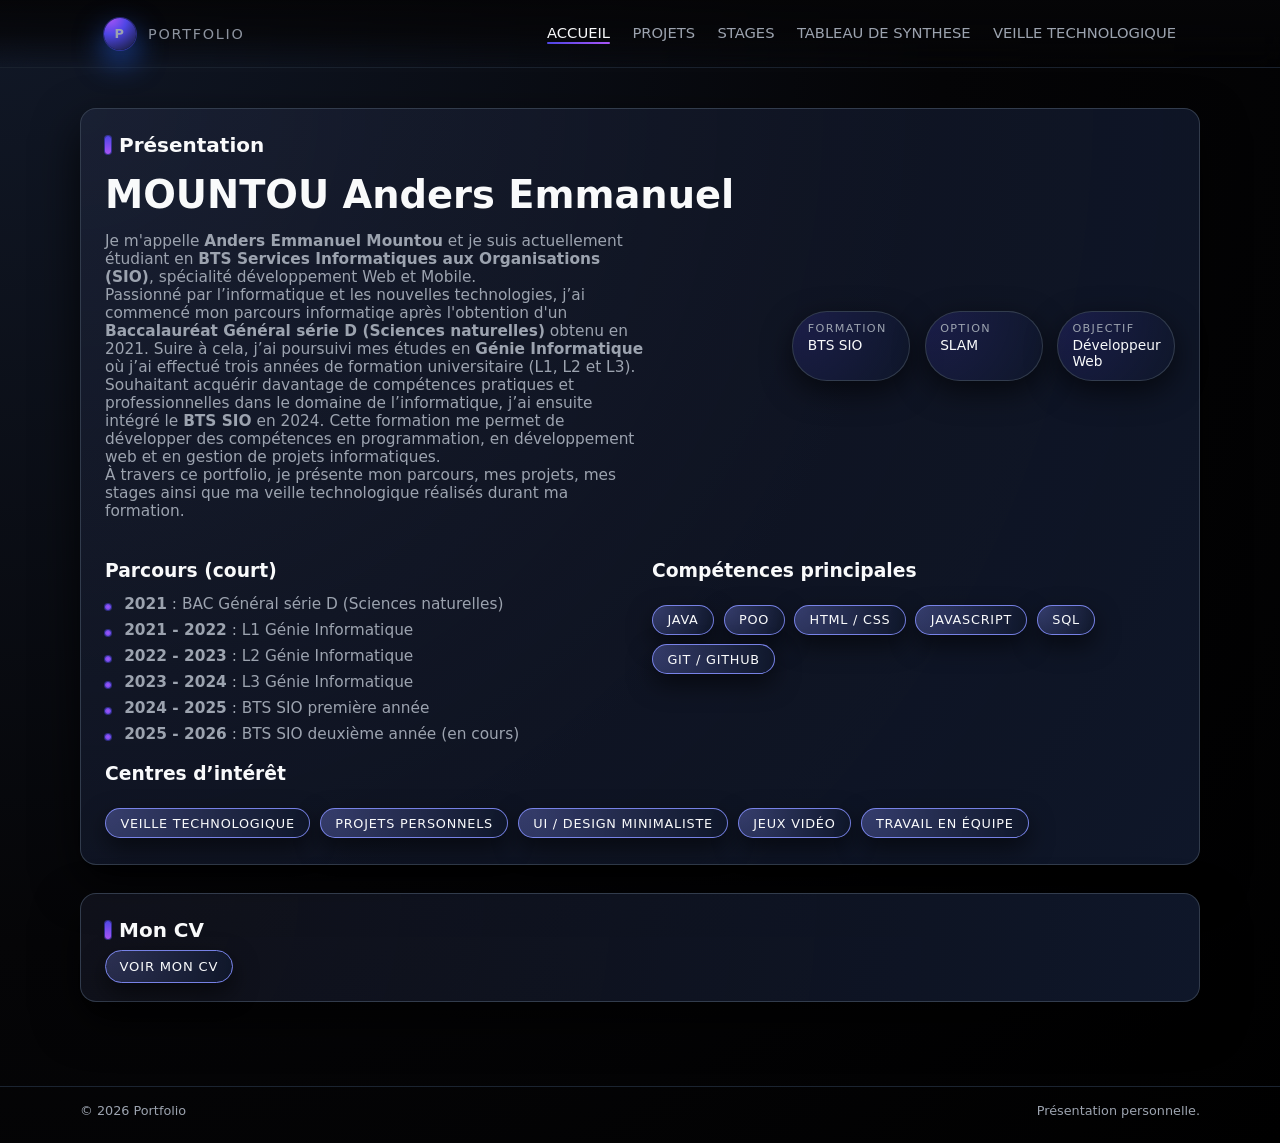
<file: index.html>
<!DOCTYPE html>
<html lang="fr">
<head>
  <meta charset="UTF-8" />
  <meta name="viewport" content="width=device-width, initial-scale=1.0" />
  <title>Accueil - Portfolio</title>
  <link rel="stylesheet" href="Styles.css">
</head>
<body>
  <div class="page">
    <header>
      <div class="header-inner">
        <a href="accueil.html" class="logo">
          <div class="logo-mark">P</div>
          <span>PORTFOLIO</span>
        </a>
        <nav>
          <a href="index.html" class="nav-link active">ACCUEIL</a>
          <a href="projets.html" class="nav-link">PROJETS</a>
          <a href="stages.html" class="nav-link">STAGES</a>
          <a href="tableau-synthese.html" class="nav-link">TABLEAU DE SYNTHESE</a>
          <a href="veille-technologique.html" class="nav-link">VEILLE TECHNOLOGIQUE</a>
        </nav>
      </div>
    </header>

    <main>
      <section class="container" id="presentation">
        <h2>Présentation</h2>

        <div class="intro">
          <div class="intro-text">
            <h1>MOUNTOU Anders Emmanuel</h1>
            <p class="muted">
              Je m'appelle <strong>Anders Emmanuel Mountou</strong> et je suis actuellement étudiant en 
              <strong>BTS Services Informatiques aux Organisations (SIO)</strong>, spécialité développement Web et Mobile.
              <br>
              Passionné par l’informatique et les nouvelles technologies, j’ai commencé mon parcours informatiqe après l'obtention d'un 
              <strong>Baccalauréat Général série D (Sciences naturelles)</strong> obtenu en 2021. 
              Suire à cela, j’ai poursuivi mes études en <strong>Génie Informatique</strong> où j’ai 
              effectué trois années de formation universitaire (L1, L2 et L3). 
              <br>
              Souhaitant acquérir davantage de compétences pratiques et professionnelles dans le domaine 
              de l’informatique, j’ai ensuite intégré le <strong>BTS SIO</strong> en 2024. 
              Cette formation me permet de développer des compétences en programmation, en développement 
              web et en gestion de projets informatiques.
              <br>
              À travers ce portfolio, je présente mon parcours, mes projets, mes stages ainsi que ma 
              veille technologique réalisés durant ma formation.
            </p>
          </div>

          <div class="intro-meta">
            <div class="pill">
              <span class="pill-label">Formation</span>
              <span class="pill-value">BTS SIO</span>
            </div>
            <div class="pill">
              <span class="pill-label">Option</span>
              <span class="pill-value">SLAM</span>
            </div>
            <div class="pill">
              <span class="pill-label">Objectif</span>
              <span class="pill-value">Développeur Web</span>
            </div>
          </div>
        </div>

        <div class="grid-2">
          <div class="text-block">
            <h3>Parcours (court)</h3>
            <div class="text-block">
              <ul class="list">
                <li><strong>2021</strong> : BAC Général série D (Sciences naturelles)</li>
                <li><strong>2021 - 2022</strong> : L1 Génie Informatique</li>
                <li><strong>2022 - 2023</strong> : L2 Génie Informatique</li>
                <li><strong>2023 - 2024</strong> : L3 Génie Informatique</li>
                <li><strong>2024 - 2025</strong> : BTS SIO première année</li>
                <li><strong>2025 - 2026</strong> : BTS SIO deuxième année (en cours)</li>
              </ul>
            </div>
          </div>

          <div class="text-block">
            <h3>Compétences principales</h3>
            <div class="skills-badges">
              <span class="skill-badge">Java</span>
              <span class="skill-badge">POO</span>
              <span class="skill-badge">HTML / CSS</span>
              <span class="skill-badge">JavaScript</span>
              <span class="skill-badge">SQL</span>
              <span class="skill-badge">Git / GitHub</span>
            </div>
          </div>
        </div>

        <div class="text-block" style="margin-top: 1.25rem;">
          <h3>Centres d’intérêt</h3>
          <div class="skills-badges">
            <span class="skill-badge">Veille technologique</span>
            <span class="skill-badge">Projets personnels</span>
            <span class="skill-badge">UI / Design minimaliste</span>
            <span class="skill-badge">Jeux vidéo</span>
            <span class="skill-badge">Travail en équipe</span>
          </div>
        </div>
      </section>


      <section class="container" id="cv">
        <h2>Mon CV</h2>
        <a href="Asset/mon cv/Alternance anders2.pdf" target="_blank" class="btn-link">Voir mon CV</a>
      </section>
    </main>

    <footer>
      <div class="footer-inner">
        <span>© <span id="year"></span> Portfolio</span>
        <span>Présentation personnelle.</span>
      </div>
    </footer>
  </div>

  <script src="Script.js"></script>
</body>
</html>
</file>
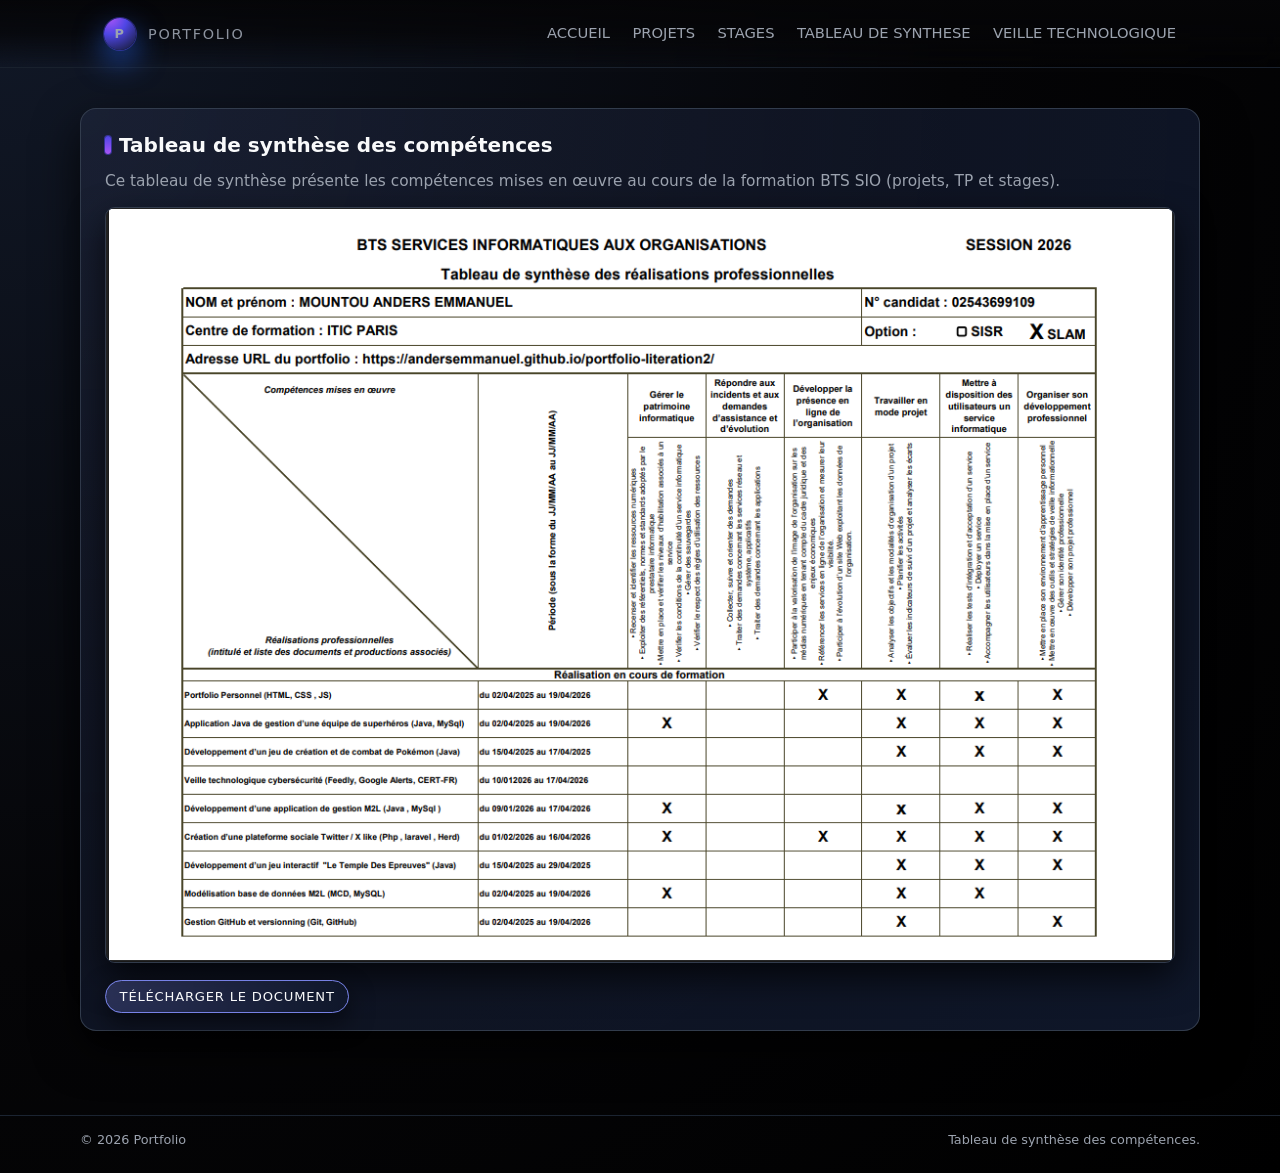
<file: tableau-synthese.html>
<!DOCTYPE html>
<html lang="fr">
<head>
  <meta charset="UTF-8" />
  <meta name="viewport" content="width=device-width, initial-scale=1.0" />
  <title>Tableau de synthèse des compétences</title>
  <link rel="stylesheet" href="Styles.css">
</head>
<body>
  <div class="page">
    <header>
      <div class="header-inner">
        <a href="accueil.html" class="logo">
          <div class="logo-mark">P</div>
          <span>PORTFOLIO</span>
        </a>
        <nav>
          <a href="accueil.html" class="nav-link">ACCUEIL</a>
          <a href="projets.html" class="nav-link">PROJETS</a>
          <a href="stages.html" class="nav-link">STAGES</a>
          <a href="tableau-synthese.html" class="nav-link">TABLEAU DE SYNTHESE</a>
          <a href="veille-technologique.html" class="nav-link">VEILLE TECHNOLOGIQUE</a>
        </nav>
      </div>
    </header>

    <main>
      <section class="container" id="tableau-synthese">
        <h2>Tableau de synthèse des compétences</h2>

        <div class="synthese-wrapper">
          <p class="muted">
            Ce tableau de synthèse présente les compétences mises en œuvre au cours de la formation BTS SIO
            (projets, TP et stages).
          </p>

          <img
            src="Asset/images/tableau 3.png"
            alt="Tableau de synthèse des compétences BTS SIO"
            class="synthese-image"
          />

          <div class="synthese-actions">
            <a href="Asset/Documentation/EPREUVE%20E5%20TABLEAU%20DE%20SYNTHESE%20ANDERS%20EMMANUEL%20-%20BTS%20SIO%202026.pdf" target="_blank" rel="noopener noreferrer" class="btn-link">
              Télécharger le document
            </a>
          </div>
        </div>
      </section>
    </main>

    <footer>
      <div class="footer-inner">
        <span>© <span id="year"></span> Portfolio</span>
        <span>Tableau de synthèse des compétences.</span>
      </div>
    </footer>
  </div>

  <script src="Script.js"></script>
</body>
</html>
</file>
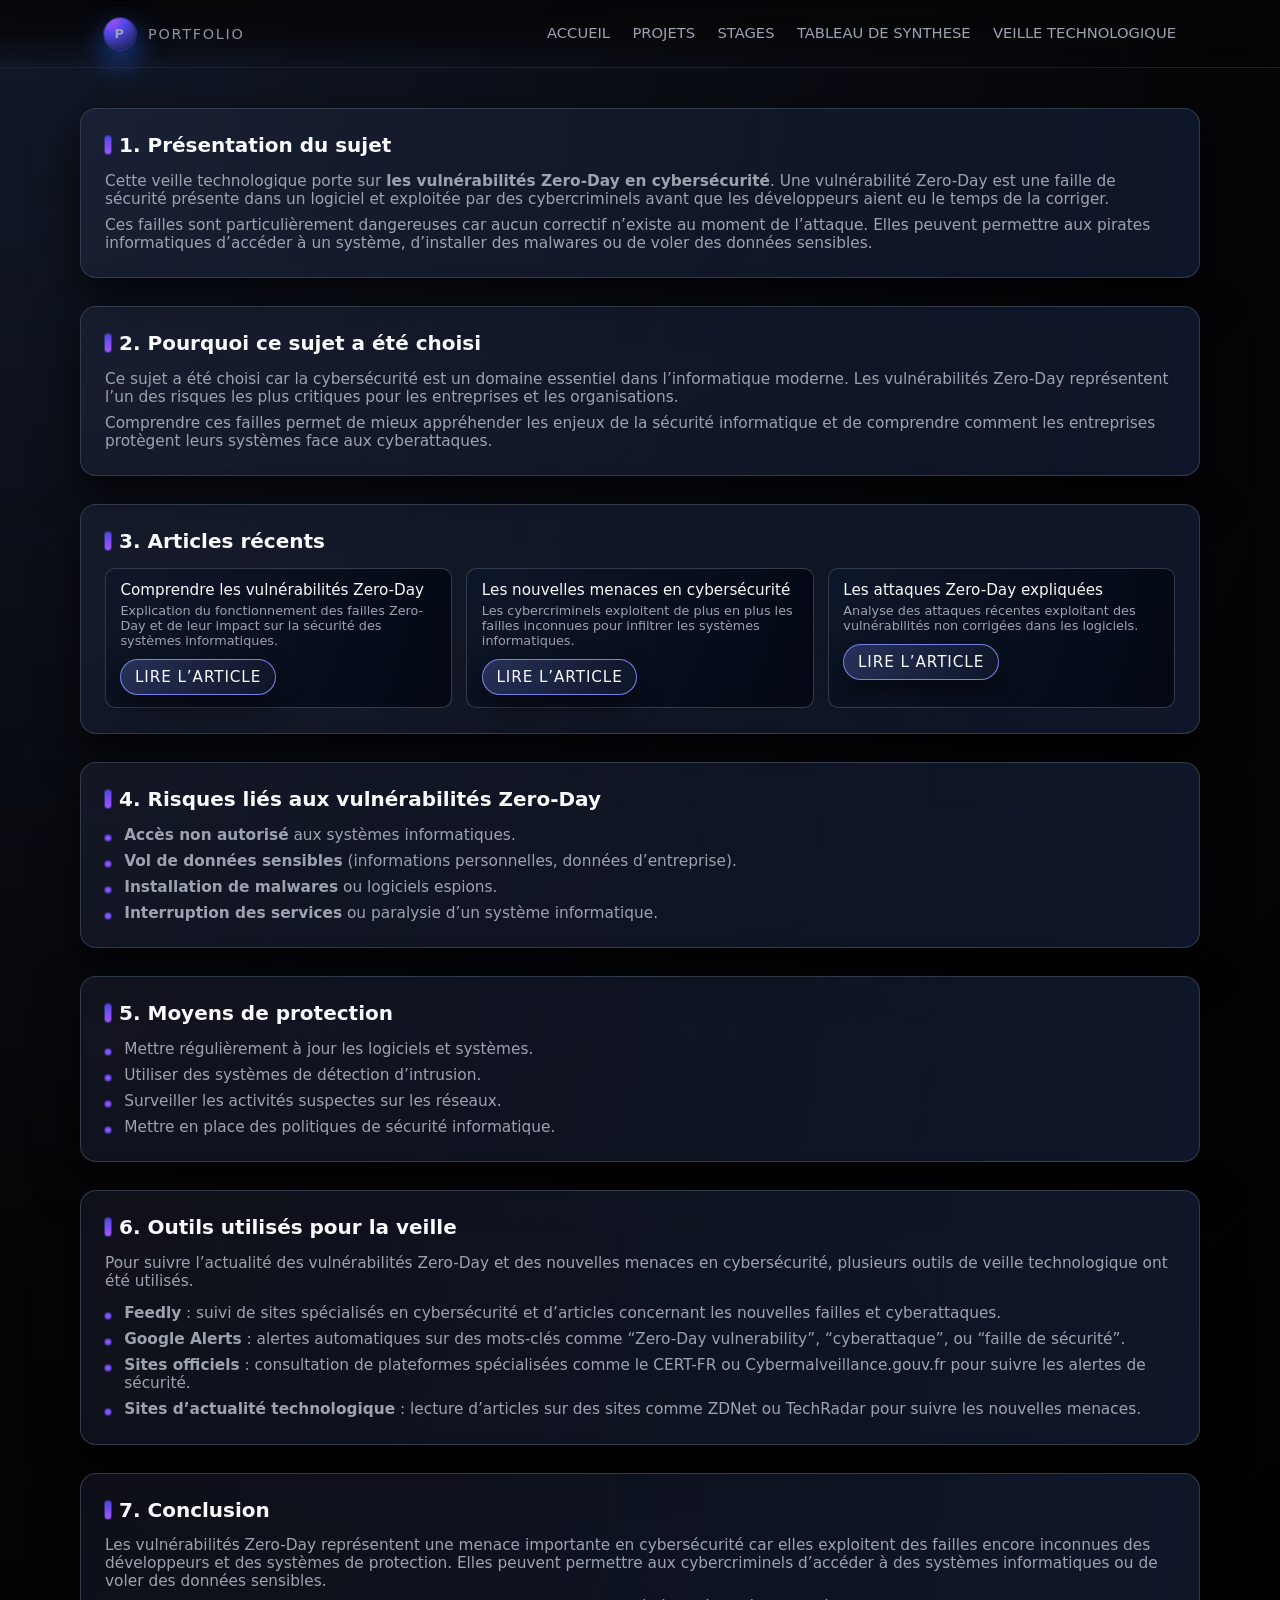
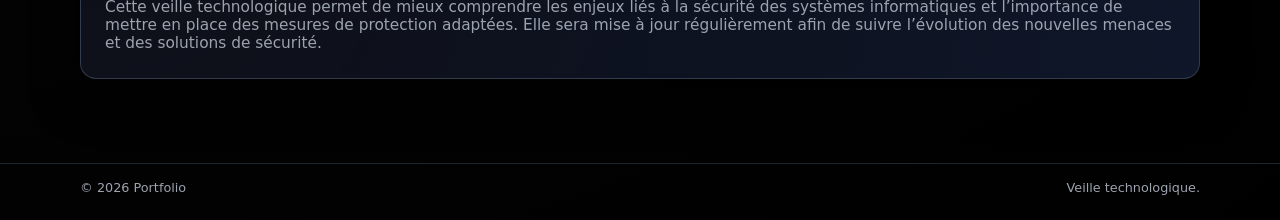
<file: veille-technologique.html>
<!DOCTYPE html>
<html lang="fr">
<head>
  <meta charset="UTF-8" />
  <meta name="viewport" content="width=device-width, initial-scale=1.0" />
  <title>Veille technologique</title>
  <link rel="stylesheet" href="Styles.css">
</head>
<body>
  <div class="page">
    <header>
      <div class="header-inner">
        <a href="accueil.html" class="logo">
          <div class="logo-mark">P</div>
          <span>PORTFOLIO</span>
        </a>
        <nav>
          <a href="index.html" class="nav-link">ACCUEIL</a>
          <a href="projets.html" class="nav-link">PROJETS</a>
          <a href="stages.html" class="nav-link">STAGES</a>
          <a href="tableau-synthese.html" class="nav-link">TABLEAU DE SYNTHESE</a>
          <a href="veille-technologique.html" class="nav-link">VEILLE TECHNOLOGIQUE</a> 
        </nav>
      </div>
    </header>

    <main>
      <!-- 1. Présentation du sujet -->
      <section class="container" id="presentation-sujet">
        <h2>1. Présentation du sujet</h2>
        <div class="text-block">
          <p>
            Cette veille technologique porte sur <strong>les vulnérabilités Zero-Day en cybersécurité</strong>.
            Une vulnérabilité Zero-Day est une faille de sécurité présente dans un logiciel et exploitée par
            des cybercriminels avant que les développeurs aient eu le temps de la corriger.
          </p>
          <p class="muted">
            Ces failles sont particulièrement dangereuses car aucun correctif n’existe au moment de l’attaque.
            Elles peuvent permettre aux pirates informatiques d’accéder à un système, d’installer des malwares
            ou de voler des données sensibles.
          </p>
        </div>
      </section>

      <!-- 2. Pourquoi ce sujet a été choisi -->
      <section class="container" id="pourquoi-sujet">
        <h2>2. Pourquoi ce sujet a été choisi</h2>
        <div class="text-block">
          <p>
            Ce sujet a été choisi car la cybersécurité est un domaine essentiel dans l’informatique moderne.
            Les vulnérabilités Zero-Day représentent l’un des risques les plus critiques pour les entreprises
            et les organisations.
          </p>
          <p class="muted">
            Comprendre ces failles permet de mieux appréhender les enjeux de la sécurité informatique et de
            comprendre comment les entreprises protègent leurs systèmes face aux cyberattaques.
          </p>
        </div>
      </section>

      <!-- 3. Articles récents -->
      <section class="container" id="articles-recents">
        <h2>3. Articles récents</h2>
        <div class="links-list">
      
          <div class="link-item">
            <div class="link-title">Comprendre les vulnérabilités Zero-Day</div>
            <small>
              Explication du fonctionnement des failles Zero-Day et de leur impact sur la sécurité
              des systèmes informatiques.
            </small>
            <a href="https://www.cert.ssi.gouv.fr/" target="_blank" class="btn-link">
              Lire l’article
            </a>
          </div>
      
          <div class="link-item">
            <div class="link-title">Les nouvelles menaces en cybersécurité</div>
            <small>
              Les cybercriminels exploitent de plus en plus les failles inconnues pour infiltrer
              les systèmes informatiques.
            </small>
            <a href="https://www.cybermalveillance.gouv.fr/" target="_blank" class="btn-link">
              Lire l’article
            </a>
          </div>
      
          <div class="link-item">
            <div class="link-title">Les attaques Zero-Day expliquées</div>
            <small>
              Analyse des attaques récentes exploitant des vulnérabilités non corrigées
              dans les logiciels.
            </small>
            <a href="https://www.zdnet.fr/" target="_blank" class="btn-link">
              Lire l’article
            </a>
          </div>
      
        </div>
      </section>

      <!-- 4. Avantages -->
      <section class="container">
        <h2>4. Risques liés aux vulnérabilités Zero-Day</h2>
        <ul class="list">
          <li><strong>Accès non autorisé</strong> aux systèmes informatiques.</li>
          <li><strong>Vol de données sensibles</strong> (informations personnelles, données d’entreprise).</li>
          <li><strong>Installation de malwares</strong> ou logiciels espions.</li>
          <li><strong>Interruption des services</strong> ou paralysie d’un système informatique.</li>
        </ul>
      </section>

      <!-- 5. Limites -->
      <section class="container">
        <h2>5. Moyens de protection</h2>
        <ul class="list">
          <li>Mettre régulièrement à jour les logiciels et systèmes.</li>
          <li>Utiliser des systèmes de détection d’intrusion.</li>
          <li>Surveiller les activités suspectes sur les réseaux.</li>
          <li>Mettre en place des politiques de sécurité informatique.</li>
        </ul>
      </section>

      <!-- 6. Outils utilisés pour la veille -->
      <section class="container" id="outils-veille">
         <h2>6. Outils utilisés pour la veille</h2>
         <div class="text-block">
         <p class="muted">
           Pour suivre l’actualité des vulnérabilités Zero-Day et des nouvelles menaces en cybersécurité,
           plusieurs outils de veille technologique ont été utilisés.
         </p>
    <ul class="list">
      <li>
        <strong>Feedly</strong> : suivi de sites spécialisés en cybersécurité et d’articles
        concernant les nouvelles failles et cyberattaques.
      </li>
      <li>
        <strong>Google Alerts</strong> : alertes automatiques sur des mots-clés comme
        “Zero-Day vulnerability”, “cyberattaque”, ou “faille de sécurité”.
      </li>
      <li>
        <strong>Sites officiels</strong> : consultation de plateformes spécialisées comme
        le CERT-FR ou Cybermalveillance.gouv.fr pour suivre les alertes de sécurité.
      </li>
      <li>
        <strong>Sites d’actualité technologique</strong> : lecture d’articles sur des
        sites comme ZDNet ou TechRadar pour suivre les nouvelles menaces.
      </li>
        </ul>
        </div>
      </section>

      <!-- 7. Conclusion -->
      <section class="container" id="conclusion-veille">
        <h2>7. Conclusion</h2>
        <div class="text-block">
    <p>
      Les vulnérabilités Zero-Day représentent une menace importante en cybersécurité car
      elles exploitent des failles encore inconnues des développeurs et des systèmes de
      protection. Elles peuvent permettre aux cybercriminels d’accéder à des systèmes
      informatiques ou de voler des données sensibles.
    </p>
    <p class="muted">
      Cette veille technologique permet de mieux comprendre les enjeux liés à la sécurité
      des systèmes informatiques et l’importance de mettre en place des mesures de
      protection adaptées. Elle sera mise à jour régulièrement afin de suivre l’évolution
      des nouvelles menaces et des solutions de sécurité.
    </p>
       </div>
    </section>
    </main>

    <footer>
      <div class="footer-inner">
        <span>© <span id="year"></span> Portfolio</span>
        <span>Veille technologique.</span>
      </div>
    </footer>
  </div>

  <script src="Script.js"></script>
</body>
</html>
</file>
<file: Styles.css>
:root {
    --bg-color: #050507;
    --card-bg: #0f1015;
    --accent: #4f46e5;
    --accent-soft: rgba(79, 70, 229, 0.15);
    --text-main: #f9fafb;
    --text-muted: #9ca3af;
    --border-subtle: #1f2933;
    --radius-lg: 16px;
    --radius-md: 10px;
    --shadow-soft: 0 18px 45px rgba(0, 0, 0, 0.75);
    --shadow-subtle: 0 10px 30px rgba(0, 0, 0, 0.6);
    --transition-fast: 180ms ease-out;
  }

  * {
    box-sizing: border-box;
    margin: 0;
    padding: 0;
  }

  body {
    min-height: 100vh;
    font-family: system-ui, -apple-system, BlinkMacSystemFont, "Segoe UI", sans-serif;
    background: radial-gradient(circle at top left, #111827 0, #050507 55%, #000 100%);
    color: var(--text-main);
    -webkit-font-smoothing: antialiased;
  }

  a {
    color: inherit;
    text-decoration: none;
  }

  .page {
    display: flex;
    flex-direction: column;
    min-height: 100vh;
  }

  header {
    position: sticky;
    top: 0;
    z-index: 50;
    backdrop-filter: blur(14px);
    background: linear-gradient(to bottom, rgba(5, 5, 7, 0.95), rgba(5, 5, 7, 0.75), transparent);
    border-bottom: 1px solid rgba(31, 41, 55, 0.8);
  }

  .header-inner {
    max-width: 1120px;
    margin: 0 auto;
    padding: 1.1rem 1.5rem;
    display: flex;
    align-items: center;
    justify-content: space-between;
    gap: 1.5rem;
  }

  .logo {
    display: flex;
    align-items: center;
    gap: 0.75rem;
    letter-spacing: 0.12em;
    font-size: 0.9rem;
    text-transform: uppercase;
    color: var(--text-muted);
  }

  .logo-mark {
    width: 32px;
    height: 32px;
    border-radius: 999px;
    background: radial-gradient(circle at 20% 0, #a855f7, #4f46e5 40%, #111827 100%);
    box-shadow:
      0 0 0 1px rgba(79, 70, 229, 0.45),
      0 12px 30px rgba(37, 99, 235, 0.7);
    display: flex;
    align-items: center;
    justify-content: center;
    font-weight: 700;
    font-size: 0.8rem;
  }

  .logo span:last-child {
    opacity: 0.9;
  }

  nav {
    display: flex;
    align-items: center;
    gap: 1.4rem;
    font-size: 0.92rem;
  }

  .nav-link {
    position: relative;
    color: var(--text-muted);
    padding-bottom: 0.2rem;
    transition: color var(--transition-fast);
  }

  .nav-link::after {
    content: "";
    position: absolute;
    left: 0;
    bottom: 0;
    width: 0;
    height: 2px;
    border-radius: 999px;
    background: linear-gradient(to right, #4f46e5, #a855f7);
    transition: width var(--transition-fast);
  }

  .nav-link:hover {
    color: var(--text-main);
  }

  .nav-link:hover::after {
    width: 100%;
  }

  .nav-link.active {
    color: var(--text-main);
  }

  .nav-link.active::after {
    width: 100%;
  }

  main {
    flex: 1;
    padding: 2.5rem 1.5rem 3.5rem;
  }

  .intro {
    max-width: 1120px;
    margin: 0 auto 2.5rem;
    display: grid;
    grid-template-columns: minmax(0, 2.2fr) minmax(0, 1.3fr);
    gap: 2.5rem;
    align-items: center;
  }

  .intro-text h1 {
    font-size: clamp(2.1rem, 3vw, 2.6rem);
    line-height: 1.2;
    margin-bottom: 0.9rem;
  }

  .intro-text h1 span {
    background: linear-gradient(to right, #6366f1, #a855f7);
    -webkit-background-clip: text;
    color: transparent;
  }

  .intro-text p {
    color: var(--text-muted);
    font-size: 0.98rem;
    max-width: 34rem;
  }

  .intro-meta {
    display: grid;
    grid-template-columns: repeat(auto-fit, minmax(110px, 1fr));
    gap: 0.9rem;
  }

  .pill {
    border-radius: 999px;
    padding: 0.65rem 0.9rem;
    border: 1px solid rgba(55, 65, 81, 0.9);
    background: radial-gradient(circle at top left, rgba(79, 70, 229, 0.2), rgba(15, 23, 42, 0.95));
    box-shadow: var(--shadow-subtle);
    display: flex;
    flex-direction: column;
    gap: 0.12rem;
  }

  .pill-label {
    font-size: 0.7rem;
    text-transform: uppercase;
    letter-spacing: 0.12em;
    color: var(--text-muted);
  }

  .pill-value {
    font-size: 0.86rem;
  }

  section.container {
    max-width: 1120px;
    margin: 0 auto 1.75rem;
    padding: 1.5rem 1.5rem 1.6rem;
    border-radius: var(--radius-lg);
    background: radial-gradient(circle at top left, rgba(148, 163, 253, 0.08), rgba(15, 23, 42, 0.98));
    border: 1px solid rgba(55, 65, 81, 0.9);
    box-shadow: var(--shadow-soft);
  }

  section.container h2 {
    font-size: 1.25rem;
    margin-bottom: 0.9rem;
    display: flex;
    align-items: center;
    gap: 0.5rem;
  }

  section.container h2::before {
    content: "";
    width: 6px;
    height: 18px;
    border-radius: 999px;
    background: linear-gradient(to bottom, #4f46e5, #a855f7);
    box-shadow: 0 0 0 1px rgba(79, 70, 229, 0.55);
  }

  section.container p,
  section.container li {
    font-size: 0.96rem;
    color: var(--text-muted);
  }

  .text-block {
    display: flex;
    flex-direction: column;
    gap: 0.5rem;
  }

  .muted {
    color: var(--text-muted);
  }

  .skills-badges {
    display: flex;
    flex-wrap: wrap;
    gap: 0.6rem;
    margin-top: 1rem;
  }

  .skill-badge {
    padding: 0.4rem 0.9rem;
    border-radius: 999px;
    font-size: 0.8rem;
    letter-spacing: 0.06em;
    text-transform: uppercase;
    border: 1px solid rgba(129, 140, 248, 0.9);
    background:
      radial-gradient(circle at top left, rgba(129, 140, 248, 0.35), rgba(15, 23, 42, 0.95));
    box-shadow: 0 10px 25px rgba(0, 0, 0, 0.55);
    color: var(--text-main);
    white-space: nowrap;
    transition:
      transform var(--transition-fast),
      box-shadow var(--transition-fast),
      border-color var(--transition-fast),
      background var(--transition-fast);
  }

  .skill-badge:hover {
    transform: translateY(-2px);
    box-shadow: var(--shadow-subtle);
    border-color: rgba(196, 181, 253, 0.95);
    background:
      radial-gradient(circle at top left, rgba(196, 181, 253, 0.4), rgba(15, 23, 42, 0.98));
  }

  .lightbox {
    position: fixed;
    inset: 0;
    background: rgba(0, 0, 0, 0.8);
    display: flex;
    align-items: center;
    justify-content: center;
    opacity: 0;
    pointer-events: none;
    transition: opacity var(--transition-fast);
    z-index: 90;
  }

  .lightbox.is-open {
    opacity: 1;
    pointer-events: auto;
  }

  .lightbox-inner {
    position: relative;
    max-width: 90vw;
    max-height: 85vh;
    border-radius: var(--radius-lg);
    background: radial-gradient(circle at top left, rgba(55, 65, 81, 0.6), rgba(15, 23, 42, 0.98));
    border: 1px solid rgba(55, 65, 81, 0.9);
    box-shadow: 0 25px 70px rgba(0, 0, 0, 0.9);
    overflow: hidden;
    transform: scale(0.96);
    opacity: 0.98;
    transition: transform var(--transition-fast);
  }

  .lightbox.is-open .lightbox-inner {
    transform: scale(1);
  }

  .lightbox-image {
    display: block;
    max-width: 90vw;
    max-height: 85vh;
    width: auto;
    height: auto;
    object-fit: contain;
  }

  .lightbox-close {
    position: absolute;
    top: 0.75rem;
    right: 0.85rem;
    width: 32px;
    height: 32px;
    border-radius: 999px;
    border: 1px solid rgba(148, 163, 253, 0.9);
    background: rgba(15, 23, 42, 0.95);
    color: var(--text-main);
    font-size: 1.3rem;
    line-height: 1;
    cursor: pointer;
    display: flex;
    align-items: center;
    justify-content: center;
    transition:
      background var(--transition-fast),
      transform var(--transition-fast),
      box-shadow var(--transition-fast);
  }

  .lightbox-close:hover {
    background: rgba(55, 65, 81, 0.95);
    transform: translateY(-1px);
    box-shadow: 0 10px 25px rgba(0, 0, 0, 0.7);
  }

  .grid-2 {
    display: grid;
    grid-template-columns: repeat(2, minmax(0, 1fr));
    gap: 1.5rem;
  }

  .list {
    list-style: none;
    display: flex;
    flex-direction: column;
    gap: 0.5rem;
    margin-top: 0.4rem;
  }

  .list li {
    position: relative;
    padding-left: 1.2rem;
  }

  .list li::before {
    content: "";
    position: absolute;
    left: 0;
    top: 0.55rem;
    width: 6px;
    height: 6px;
    border-radius: 999px;
    background: radial-gradient(circle, #a855f7, #4f46e5);
    box-shadow: 0 0 0 1px rgba(79, 70, 229, 0.5);
  }

  .work-steps {
    display: grid;
    grid-template-columns: repeat(auto-fit, minmax(210px, 1fr));
    gap: 1rem;
    margin-top: 0.5rem;
  }

  .step-card {
    border-radius: var(--radius-md);
    border: 1px solid rgba(55, 65, 81, 0.9);
    background: radial-gradient(circle at top left, rgba(79, 70, 229, 0.25), rgba(15, 23, 42, 0.98));
    padding: 0.9rem 1rem;
    display: flex;
    flex-direction: column;
    gap: 0.35rem;
  }

  .step-label {
    font-size: 0.75rem;
    text-transform: uppercase;
    letter-spacing: 0.12em;
    color: var(--text-muted);
  }

  .step-title {
    font-size: 0.95rem;
    font-weight: 500;
  }

  .mcd-wrapper {
    display: grid;
    grid-template-columns: minmax(0, 1.4fr) minmax(0, 1.6fr);
    gap: 1.75rem;
    align-items: center;
    margin-top: 0.3rem;
  }

  .mcd-placeholder {
    border-radius: var(--radius-md);
    border: 1px solid rgba(55, 65, 81, 0.9);
    background: radial-gradient(circle at top left, rgba(79, 70, 229, 0.18), rgba(15, 23, 42, 0.98));
    padding: 1.2rem;
    display: flex;
    flex-direction: column;
    justify-content: center;
    align-items: center;
    text-align: center;
  }

  .mcd-placeholder img {
    max-width: 600px;
    width: 100%;
    height: auto;
    border-radius: calc(var(--radius-md) - 2px);
    box-shadow: 0 14px 35px rgba(0, 0, 0, 0.7);
    display: block;
  }

  .captures-grid {
    display: grid;
    grid-template-columns: repeat(3, minmax(0, 1fr));
    gap: 1rem;
    margin-top: 0.4rem;
  }

  .capture-card,
  .card {
    position: relative;
    overflow: hidden;
    border-radius: var(--radius-md);
    border: 1px solid rgba(55, 65, 81, 0.9);
    background: radial-gradient(circle at top left, rgba(17, 24, 39, 0.9), rgba(3, 7, 18, 0.9));
    min-height: 160px;
    display: flex;
    align-items: center;
    justify-content: center;
    color: var(--text-muted);
    font-size: 0.9rem;
    text-align: center;
    padding: 0;
    cursor: default;
    box-shadow: 0 10px 25px rgba(0, 0, 0, 0.6);
    transition:
      transform var(--transition-fast),
      box-shadow var(--transition-fast),
      border-color var(--transition-fast);
  }

  .capture-card::after,
  .card::after {
    content: "";
    position: absolute;
    inset: 0;
    background: radial-gradient(circle at top left, rgba(79, 70, 229, 0.25), transparent 60%);
    opacity: 0;
    transition: opacity var(--transition-fast);
    pointer-events: none;
  }

  .capture-card img,
  .card img {
    width: 100%;
    height: 100%;
    object-fit: cover;
    border-radius: calc(var(--radius-md) - 2px);
    transform: scale(1);
    transition: transform var(--transition-fast);
    display: block;
  }

  .capture-card:hover,
  .card:hover {
    transform: translateY(-4px);
    box-shadow: var(--shadow-subtle);
    border-color: rgba(129, 140, 248, 0.9);
  }

  .capture-card:hover::after,
  .card:hover::after {
    opacity: 1;
  }

  .capture-card:hover img,
  .card:hover img {
    transform: scale(1.03);
  }

  /* Grille de cards génériques (galeries, projets, etc.) */
  .cards-grid {
    display: grid;
    grid-template-columns: repeat(3, minmax(0, 1fr));
    gap: 1rem;
    margin-top: 0.4rem;
  }

  .cards-grid .card {
    flex-direction: column;
    align-items: stretch;
    justify-content: flex-start;
    padding: 0;
  }

  .cards-grid .card img {
    height: auto;
  }

  .cards-grid .card h4 {
    margin: 0.6rem 0.8rem 0.9rem;
    font-size: 0.9rem;
    color: var(--text-main);
  }

  /* Carte projet – en-tête avec logo */
  .projet-card-header {
    display: flex;
    align-items: center;
    gap: 1rem;
    margin-bottom: 1rem;
  }

  .projet-card-header h2 {
    margin-bottom: 0;
  }

  .projet-logo {
    width: 64px;
    height: 64px;
    object-fit: contain;
    border-radius: var(--radius-md);
    border: 1px solid rgba(55, 65, 81, 0.9);
    background: rgba(15, 23, 42, 0.95);
    padding: 0.35rem;
    box-shadow: 0 10px 25px rgba(0, 0, 0, 0.55);
  }

  .projet-card h3 {
    font-size: 1.05rem;
    margin: 1.25rem 0 0.5rem;
    color: var(--text-main);
  }

  /* Carte projet – combat Pokémon */
  .projet-combat-visual {
    display: flex;
    align-items: center;
    justify-content: center;
    gap: 1.25rem;
    margin: 1rem 0 1.25rem;
    padding: 1.25rem 1rem;
    border-radius: var(--radius-md);
    border: 1px solid rgba(55, 65, 81, 0.9);
    background: radial-gradient(circle at top left, rgba(79, 70, 229, 0.2), rgba(15, 23, 42, 0.98));
    box-shadow: 0 10px 25px rgba(0, 0, 0, 0.6);
  }

  .combat-pokemon {
    flex: 1;
    max-width: 280px;
    overflow: hidden;
    border-radius: var(--radius-md);
    border: 1px solid rgba(55, 65, 81, 0.9);
    background: rgba(3, 7, 18, 0.9);
    box-shadow: 0 10px 25px rgba(0, 0, 0, 0.55);
  }

  .combat-pokemon img {
    display: block;
    width: 100%;
    height: auto;
    object-fit: contain;
    transform: scale(1);
    transition: transform var(--transition-fast);
  }

  .combat-pokemon:hover img {
    transform: scale(1.08);
  }

  .combat-vs {
    flex-shrink: 0;
    font-size: 1.1rem;
    font-weight: 700;
    letter-spacing: 0.14em;
    color: var(--text-main);
    padding: 0.35rem 0.65rem;
    border-radius: 999px;
    border: 1px solid rgba(129, 140, 248, 0.9);
    background: rgba(15, 23, 42, 0.95);
  }

  @media (max-width: 720px) {
    .projet-combat-visual {
      flex-direction: column;
      gap: 0.9rem;
    }

    .combat-pokemon {
      max-width: 100%;
      width: 100%;
    }
  }

  .links-list {
    display: grid;
    grid-template-columns: repeat(auto-fit, minmax(210px, 1fr));
    gap: 0.9rem;
    margin-top: 0.4rem;
  }

  .link-item {
    border-radius: var(--radius-md);
    border: 1px solid rgba(55, 65, 81, 0.9);
    background: radial-gradient(circle at top left, rgba(15, 23, 42, 0.95), rgba(3, 7, 18, 0.95));
    padding: 0.75rem 0.9rem;
    display: flex;
    flex-direction: column;
    gap: 0.3rem;
    transition: border-color var(--transition-fast), box-shadow var(--transition-fast), transform var(--transition-fast);
  }

  .link-title {
    font-size: 0.95rem;
    color: var(--text-main);
  }

  .link-item a {
    font-size: 0.95rem;
    color: var(--text-main);
  }

  .btn-link {
    align-self: flex-start;
    margin-top: 0.35rem;
    padding: 0.5rem 0.85rem;
    border-radius: 999px;
    border: 1px solid rgba(129, 140, 248, 0.9);
    background: radial-gradient(circle at top left, rgba(129, 140, 248, 0.25), rgba(15, 23, 42, 0.95));
    box-shadow: 0 10px 25px rgba(0, 0, 0, 0.55);
    font-size: 0.82rem;
    letter-spacing: 0.06em;
    text-transform: uppercase;
    transition:
      transform var(--transition-fast),
      box-shadow var(--transition-fast),
      border-color var(--transition-fast),
      background var(--transition-fast);
  }

  .btn-link:hover {
    transform: translateY(-1px);
    box-shadow: var(--shadow-subtle);
    border-color: rgba(196, 181, 253, 0.95);
    background: radial-gradient(circle at top left, rgba(196, 181, 253, 0.28), rgba(15, 23, 42, 0.98));
  }

  /* Tableau de synthèse */
  .synthese-wrapper {
    display: flex;
    flex-direction: column;
    gap: 1.1rem;
  }

  .synthese-image {
    display: block;
    max-width: 100%;
    width: 100%;
    height: auto;
    border-radius: var(--radius-md);
    border: 1px solid rgba(55, 65, 81, 0.9);
    box-shadow: 0 14px 35px rgba(0, 0, 0, 0.7);
  }

  .synthese-viewer {
    border-radius: var(--radius-md);
    border: 1px dashed rgba(75, 85, 99, 0.9);
    background: radial-gradient(circle at top left, rgba(31, 41, 55, 0.75), rgba(3, 7, 18, 0.95));
    padding: 1.4rem 1.2rem;
    min-height: 220px;
    display: flex;
    align-items: center;
    justify-content: center;
    text-align: center;
  }

  .synthese-viewer img,
  .synthese-viewer iframe {
    max-width: 100%;
    max-height: 70vh;
    border-radius: calc(var(--radius-md) - 2px);
    border: 1px solid rgba(55, 65, 81, 0.9);
    box-shadow: 0 18px 40px rgba(0, 0, 0, 0.8);
    background: #000;
  }

  .synthese-placeholder-text {
    font-size: 0.9rem;
    color: var(--text-muted);
  }

  .synthese-actions {
    margin-top: 0.3rem;
  }

  .link-item small {
    font-size: 0.8rem;
    color: var(--text-muted);
  }

  .link-item:hover {
    border-color: rgba(129, 140, 248, 0.95);
    transform: translateY(-2px);
    box-shadow: var(--shadow-subtle);
  }

  footer {
    border-top: 1px solid rgba(31, 41, 55, 0.9);
    padding: 1rem 1.5rem 1.6rem;
    color: var(--text-muted);
    font-size: 0.8rem;
  }

  .footer-inner {
    max-width: 1120px;
    margin: 0 auto;
    display: flex;
    justify-content: space-between;
    gap: 1rem;
    flex-wrap: wrap;
  }

  /* Responsif */
  @media (max-width: 1024px) {
    .captures-grid {
      grid-template-columns: repeat(2, minmax(0, 1fr));
    }
  }

  @media (max-width: 900px) {
    .intro {
      grid-template-columns: minmax(0, 1fr);
    }

    .intro-meta {
      max-width: 20rem;
    }

    .mcd-wrapper {
      grid-template-columns: minmax(0, 1fr);
    }
  }

  @media (max-width: 720px) {
    .header-inner {
      padding-inline: 1.1rem;
    }

    nav {
      gap: 1rem;
      font-size: 0.86rem;
    }

    main {
      padding-inline: 1.1rem;
      padding-top: 2rem;
    }

    section.container {
      padding-inline: 1.2rem;
    }

    .grid-2 {
      grid-template-columns: minmax(0, 1fr);
    }

    .captures-grid {
      grid-template-columns: minmax(0, 1fr);
    }
  }
</file>
